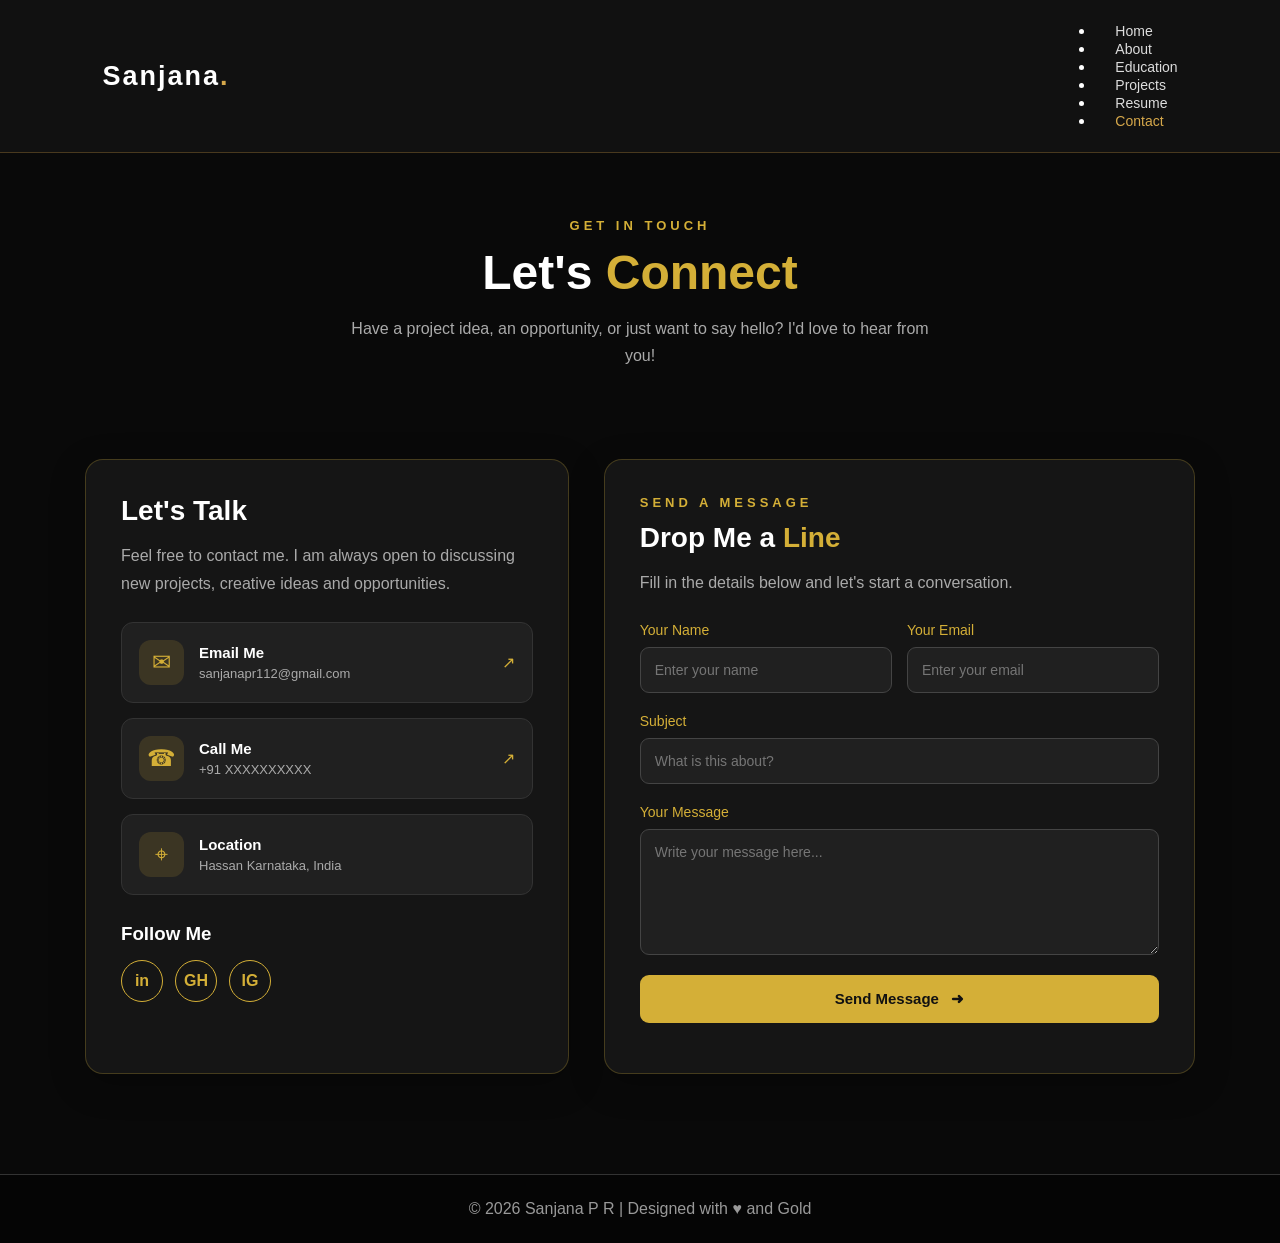
<file: contact.html>
<!DOCTYPE html>
<html lang="en">
<head>
    <meta charset="UTF-8">
    <meta name="viewport" content="width=device-width, initial-scale=1.0">
    <title>Contact | Sanjana P R</title>
    <link rel="stylesheet" href="style.css">
</head>
<body>

    <!-- Navigation -->
    <nav class="navbar">
        <h2 class="logo">Sanjana<span>.</span></h2>

        <ul>
            <li><a href="index.html">Home</a></li>
            <li><a href="about.html">About</a></li>
            <li><a href="education.html">Education</a></li>
            <li><a href="projects.html">Projects</a></li>
            <li><a href="resume.html">Resume</a></li>
            <li><a href="contact.html" class="active">Contact</a></li>
        </ul>
    </nav>

    <!-- Contact Hero -->
    <section class="contact-hero">
        <p class="contact-label">GET IN TOUCH</p>
        <h1>Let's <span>Connect</span></h1>
        <p>
            Have a project idea, an opportunity, or just want to say hello?
            I'd love to hear from you!
        </p>
    </section>

    <!-- Contact Section -->
    <section class="interactive-contact">

        <!-- Contact Information -->
        <div class="contact-left">
            <h2>Let's Talk</h2>
            <p class="contact-description">
                Feel free to contact me. I am always open to discussing
                new projects, creative ideas and opportunities.
            </p>

            <a class="contact-card" href="mailto:your-email@example.com">
                <div class="contact-icon">✉</div>
                <div>
                    <h3>Email Me</h3>
                    <p>sanjanapr112@gmail.com</p>
                </div>
                <span class="contact-arrow">↗</span>
            </a>

            <a class="contact-card" href="tel:+91XXXXXXXXXX">
                <div class="contact-icon">☎</div>
                <div>
                    <h3>Call Me</h3>
                    <p>+91 XXXXXXXXXX</p>
                </div>
                <span class="contact-arrow">↗</span>
            </a>

            <div class="contact-card">
                <div class="contact-icon">⌖</div>
                <div>
                    <h3>Location</h3>
                    <p> Hassan Karnataka, India</p>
                </div>
            </div>

            <h3 class="social-heading">Follow Me</h3>

            <div class="contact-socials">
                <a href="https://www.linkedin.com/" target="_blank">in</a>
                <a href="https://github.com/" target="_blank">GH</a>
                <a href="https://www.instagram.com/" target="_blank">IG</a>
            </div>
        </div>

        <!-- Contact Form -->
        <div class="contact-right">
            <div class="form-heading">
                <p class="contact-label">SEND A MESSAGE</p>
                <h2>Drop Me a <span>Line</span></h2>
                <p>Fill in the details below and let's start a conversation.</p>
            </div>

            <form id="contactForm">
                <div class="form-row">
                    <div class="form-group">
                        <label for="name">Your Name</label>
                        <input type="text" id="name"
                               placeholder="Enter your name" required>
                    </div>

                    <div class="form-group">
                        <label for="email">Your Email</label>
                        <input type="email" id="email"
                               placeholder="Enter your email" required>
                    </div>
                </div>

                <div class="form-group">
                    <label for="subject">Subject</label>
                    <input type="text" id="subject"
                           placeholder="What is this about?" required>
                </div>

                <div class="form-group">
                    <label for="message">Your Message</label>
                    <textarea id="message" rows="6"
                              placeholder="Write your message here..."
                              required></textarea>
                </div>

                <button type="submit" class="send-button">
                    Send Message <span>➜</span>
                </button>

                <p id="formStatus" class="form-status" aria-live="polite"></p>
            </form>
        </div>

    </section>

    <footer class="footer">
        <p>© 2026 Sanjana P R | Designed with ♥ and Gold</p>
    </footer>

    <script src="script.js"></script>
</body>
</html>
</file>
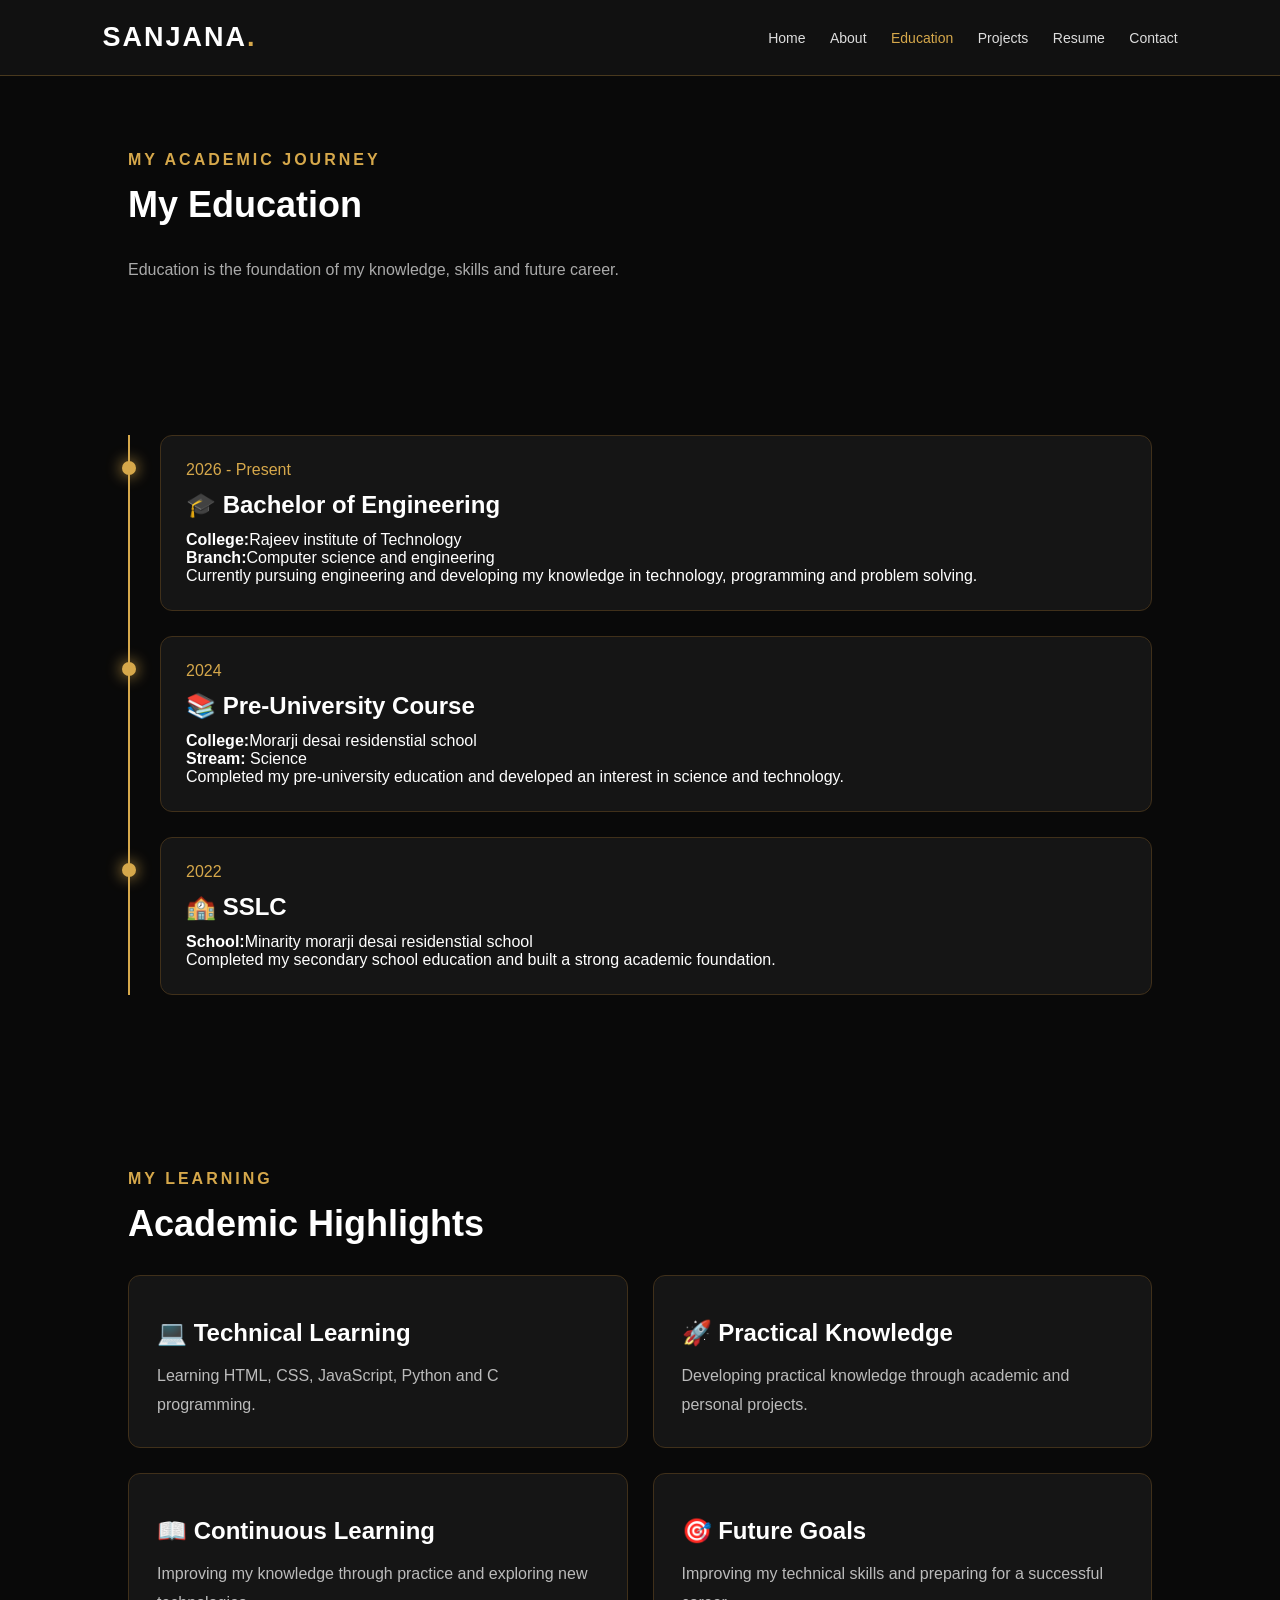
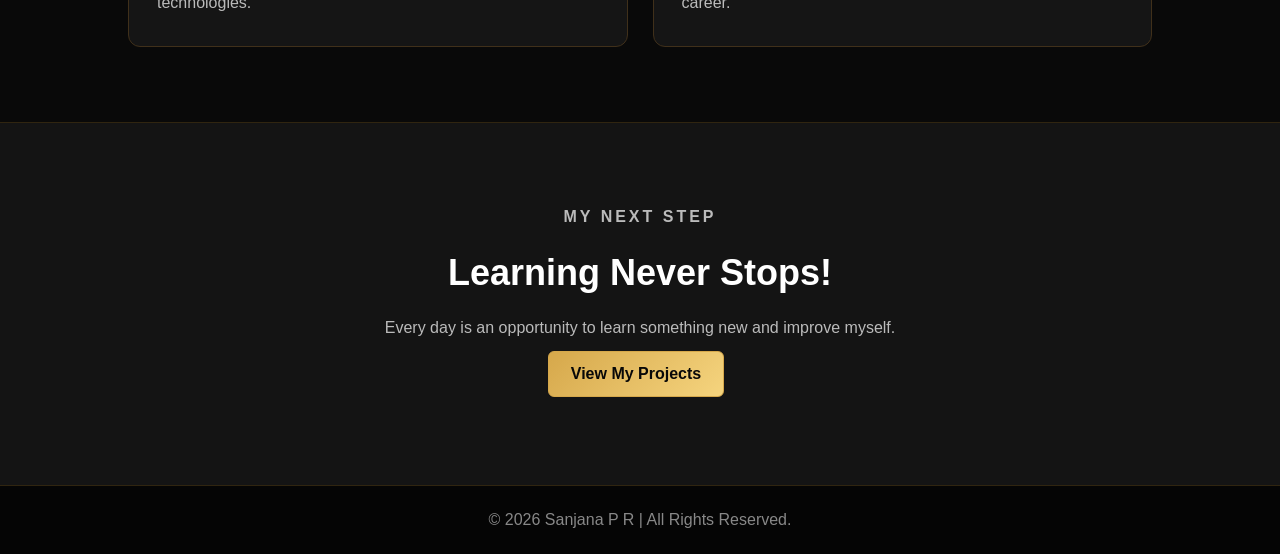
<file: education.html>
<!DOCTYPE html>
<html lang="en">
<head>
    <meta charset="UTF-8">
    <meta name="viewport" content="width=device-width, initial-scale=1.0">

    <title>Education | Sanjana P R</title>

    <link rel="stylesheet" href="style.css">
</head>

<body>

<!-- Navigation -->
<header class="navbar">

    <a href="index.html" class="logo">
        SANJANA<span>.</span>
    </a>

    <nav>
        <a href="index.html">Home</a>
        <a href="about.html">About</a>
        <a href="education.html" class="active">Education</a>
        <a href="projects.html">Projects</a>
        <a href="resume.html">Resume</a>
        <a href="contact.html">Contact</a>
    </nav>

</header>


<!-- Education Hero -->
<section class="section">

    <p class="gold">MY ACADEMIC JOURNEY</p>

    <h1>My Education</h1>

    <p>
        Education is the foundation of my knowledge,
        skills and future career.
    </p>

</section>


<!-- Education Timeline -->
<section class="section">

    <div class="timeline">

        <!-- Engineering -->
        <div class="timeline-card">

            <span>2026 - Present</span>

            <h2>🎓 Bachelor of Engineering</h2>

            <p><b>College:</b>Rajeev institute of Technology</p>

            <p><b>Branch:</b>Computer science and engineering</p>

            <p>
                Currently pursuing engineering and developing
                my knowledge in technology, programming
                and problem solving.
            </p>

        </div>


        <!-- PUC -->
        <div class="timeline-card">

            <span>2024</span>

            <h2>📚 Pre-University Course</h2>

            <p><b>College:</b>Morarji desai residenstial school</p>

            <p><b>Stream:</b> Science</p>

            <p>
                Completed my pre-university education
                and developed an interest in science
                and technology.
            </p>

        </div>


        <!-- SSLC -->
        <div class="timeline-card">

            <span>2022</span>

            <h2>🏫 SSLC</h2>

            <p><b>School:</b>Minarity morarji desai residenstial school</p>

            <p>
                Completed my secondary school education
                and built a strong academic foundation.
            </p>

        </div>

    </div>

</section>


<!-- Academic Highlights -->
<section class="section">

    <p class="gold">MY LEARNING</p>

    <h1>Academic Highlights</h1>

    <div class="projects">

        <div class="project-card">

            <h2>💻 Technical Learning</h2>

            <p>
                Learning HTML, CSS, JavaScript,
                Python and C programming.
            </p>

        </div>


        <div class="project-card">

            <h2>🚀 Practical Knowledge</h2>

            <p>
                Developing practical knowledge
                through academic and personal projects.
            </p>

        </div>


        <div class="project-card">

            <h2>📖 Continuous Learning</h2>

            <p>
                Improving my knowledge through
                practice and exploring new technologies.
            </p>

        </div>


        <div class="project-card">

            <h2>🎯 Future Goals</h2>

            <p>
                Improving my technical skills
                and preparing for a successful career.
            </p>

        </div>

    </div>

</section>


<!-- Contact -->
<section class="contact">

    <p class="gold">MY NEXT STEP</p>

    <h1>Learning Never Stops!</h1>

    <p>
        Every day is an opportunity to learn
        something new and improve myself.
    </p>

    <a href="projects.html" class="btn">
        View My Projects
    </a>

</section>


<!-- Footer -->
<footer>

    <p>© 2026 Sanjana P R | All Rights Reserved.</p>

</footer>


<script src="script.js"></script>

</body>
</html>
</file>
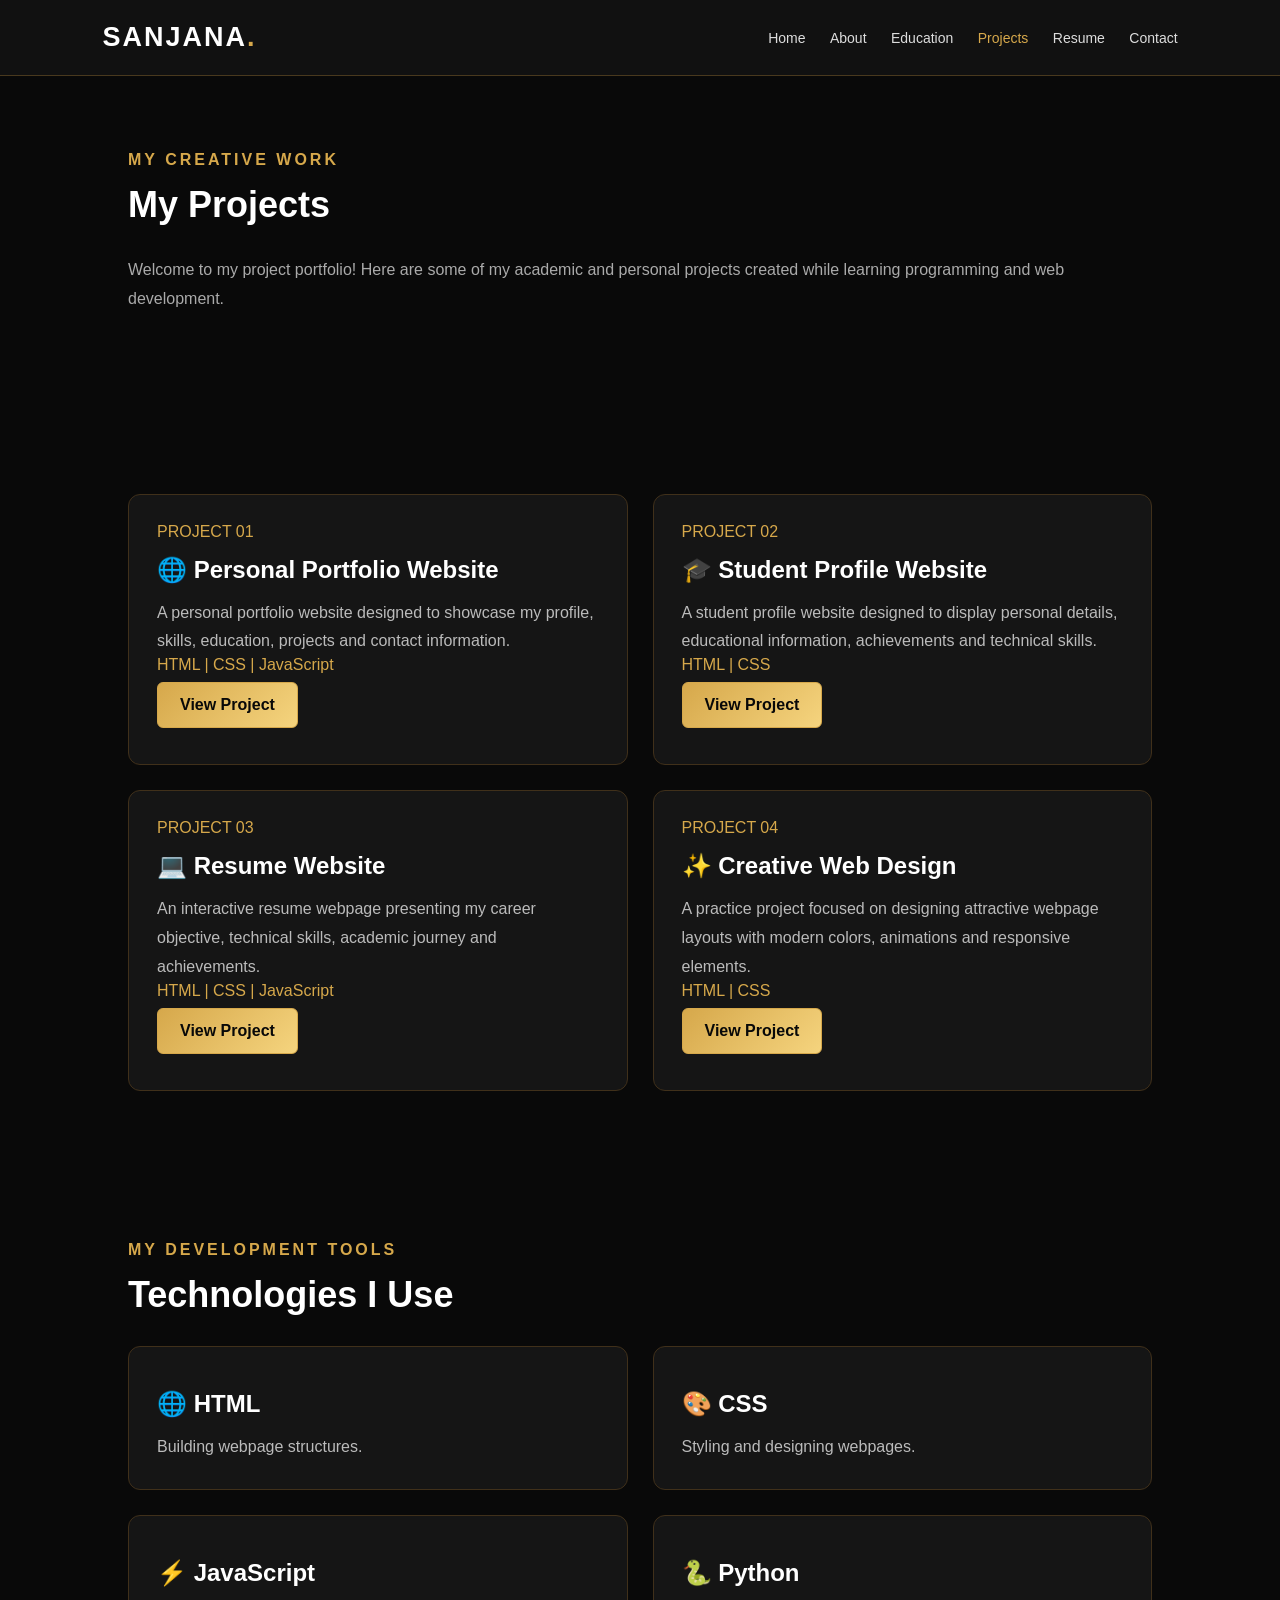
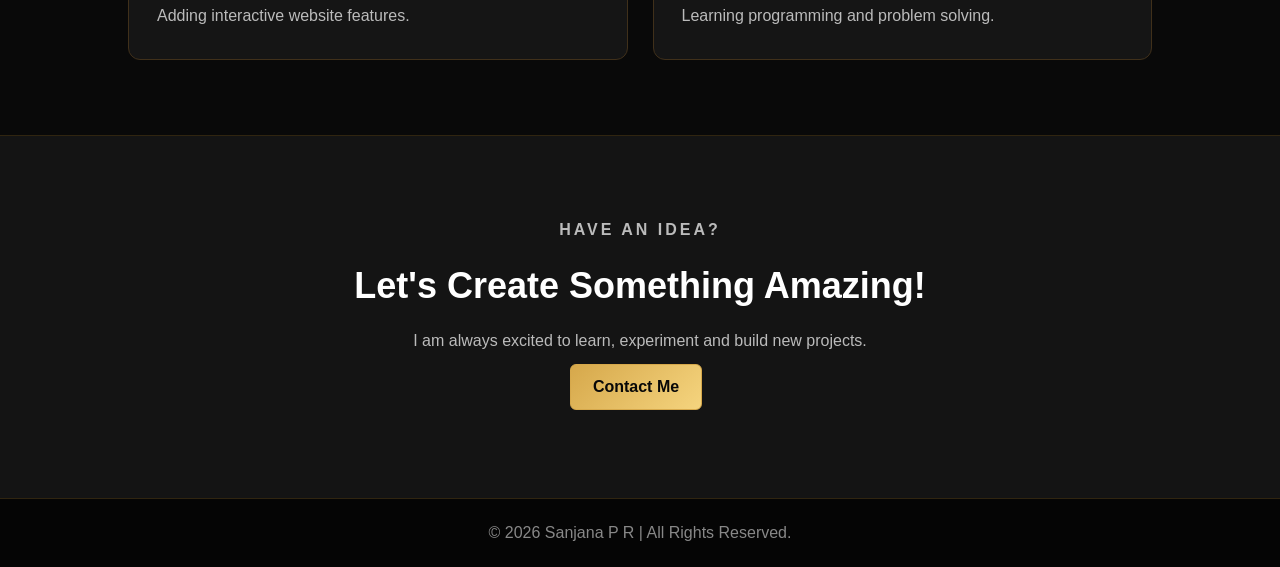
<file: projects.html>
<!DOCTYPE html>
<html lang="en">
<head>
    <meta charset="UTF-8">
    <meta name="viewport" content="width=device-width, initial-scale=1.0">

    <title>My Projects | Sanjana P R</title>

    <link rel="stylesheet" href="style.css">
</head>

<body>

<!-- Navigation -->
<header class="navbar">

    <a href="index.html" class="logo">
        SANJANA<span>.</span>
    </a>

    <nav>
        <a href="index.html">Home</a>
        <a href="about.html">About</a>
        <a href="education.html">Education</a>
        <a href="projects.html" class="active">Projects</a>
        <a href="resume.html">Resume</a>
        <a href="contact.html">Contact</a>
    </nav>

</header>


<!-- Projects Hero -->
<section class="section">

    <p class="gold">MY CREATIVE WORK</p>

    <h1>My Projects</h1>

    <p>
        Welcome to my project portfolio!
        Here are some of my academic and personal projects
        created while learning programming and web development.
    </p>

</section>


<!-- Project Cards -->
<section class="section">

    <div class="projects">

        <!-- Project 1 -->
        <div class="project-card">

            <span>PROJECT 01</span>

            <h2>🌐 Personal Portfolio Website</h2>

            <p>
                A personal portfolio website designed to
                showcase my profile, skills, education,
                projects and contact information.
            </p>

            <div class="tags">
                HTML | CSS | JavaScript
            </div>

            <a href="index.html" class="btn">
                View Project
            </a>

        </div>


        <!-- Project 2 -->
        <div class="project-card">

            <span>PROJECT 02</span>

            <h2>🎓 Student Profile Website</h2>

            <p>
                A student profile website designed to display
                personal details, educational information,
                achievements and technical skills.
            </p>

            <div class="tags">
                HTML | CSS
            </div>

            <a href="about.html" class="btn">
                View Project
            </a>

        </div>


        <!-- Project 3 -->
        <div class="project-card">

            <span>PROJECT 03</span>

            <h2>💻 Resume Website</h2>

            <p>
                An interactive resume webpage presenting
                my career objective, technical skills,
                academic journey and achievements.
            </p>

            <div class="tags">
                HTML | CSS | JavaScript
            </div>

            <a href="resume.html" class="btn">
                View Project
            </a>

        </div>


        <!-- Project 4 -->
        <div class="project-card">

            <span>PROJECT 04</span>

            <h2>✨ Creative Web Design</h2>

            <p>
                A practice project focused on designing
                attractive webpage layouts with modern
                colors, animations and responsive elements.
            </p>

            <div class="tags">
                HTML | CSS
            </div>

            <a href="index.html" class="btn">
                View Project
            </a>

        </div>

    </div>

</section>


<!-- My Skills -->
<section class="section">

    <p class="gold">MY DEVELOPMENT TOOLS</p>

    <h1>Technologies I Use</h1>

    <div class="projects">

        <div class="project-card">
            <h2>🌐 HTML</h2>
            <p>Building webpage structures.</p>
        </div>

        <div class="project-card">
            <h2>🎨 CSS</h2>
            <p>Styling and designing webpages.</p>
        </div>

        <div class="project-card">
            <h2>⚡ JavaScript</h2>
            <p>Adding interactive website features.</p>
        </div>

        <div class="project-card">
            <h2>🐍 Python</h2>
            <p>Learning programming and problem solving.</p>
        </div>

    </div>

</section>


<!-- Contact -->
<section class="contact">

    <p class="gold">HAVE AN IDEA?</p>

    <h1>Let's Create Something Amazing!</h1>

    <p>
        I am always excited to learn, experiment
        and build new projects.
    </p>

    <a href="contact.html" class="btn">
        Contact Me
    </a>

</section>


<!-- Footer -->
<footer>

    <p>© 2026 Sanjana P R | All Rights Reserved.</p>

</footer>


<script src="script.js"></script>

</body>
</html>
</file>
<file: style.css>
/* ===== GENERAL STYLING ===== */

* {
    margin: 0;
    padding: 0;
    box-sizing: border-box;
    scroll-behavior: smooth;
}

body {
    background: #090909;
    color: white;
    font-family: Arial, sans-serif;
    overflow-x: hidden;
}

.gold {
    color: #d6a84b;
    letter-spacing: 3px;
    font-weight: bold;
}

/* ===== NAVIGATION BAR ===== */

.navbar {
    display: flex;
    justify-content: space-between;
    align-items: center;
    padding: 22px 8%;
    background: #111;
    position: sticky;
    top: 0;
    z-index: 100;
    border-bottom: 1px solid #49391e;
}

.logo {
    font-size: 27px;
    font-weight: bold;
    color: white;
    text-decoration: none;
    letter-spacing: 2px;
}

.logo span {
    color: #d6a84b;
}

nav a {
    color: #ddd;
    text-decoration: none;
    margin-left: 20px;
    font-size: 14px;
    transition: 0.3s;
}

nav a:hover,
nav a.active {
    color: #d6a84b;
}

/* ===== HOME HERO SECTION ===== */

.hero {
    min-height: 600px;
    display: flex;
    align-items: center;
    justify-content: space-around;
    padding: 70px 8%;
    gap: 40px;
}

.hero-content {
    max-width: 600px;
    animation: slideLeft 1s ease;
}

.welcome {
    color: #d6a84b;
    font-weight: bold;
    letter-spacing: 3px;
    margin-bottom: 20px;
}

.hero h1 {
    font-size: 55px;
    line-height: 1.2;
    margin-bottom: 15px;
}

.hero h1 span {
    color: #d6a84b;
}

.hero h2 {
    color: #d6a84b;
    font-size: 23px;
    margin-bottom: 20px;
}

.description {
    color: #bbb;
    line-height: 1.9;
    font-size: 16px;
}

/* ===== BUTTONS ===== */

.hero-buttons {
    margin-top: 20px;
}

.btn {
    display: inline-block;
    background: linear-gradient(135deg, #d6a84b, #f5d47e);
    color: #080808;
    padding: 13px 22px;
    border-radius: 6px;
    text-decoration: none;
    font-weight: bold;
    margin: 8px 8px 8px 0;
    border: 1px solid #d6a84b;
    transition: 0.4s;
}

.btn:hover {
    background: transparent;
    color: #d6a84b;
    transform: translateY(-5px);
    box-shadow: 0 5px 20px #d6a84b44;
}

.outline {
    background: transparent;
    color: #d6a84b;
}

/* ===== PROFILE PHOTO ===== */

.profile-container {
    position: relative;
    animation: slideRight 1s ease;
}

.circle {
    width: 310px;
    height: 310px;
    border-radius: 50%;
    padding: 8px;
    background: linear-gradient(135deg, #d6a84b, #fff0b0, #8d6420);
    box-shadow: 0 0 35px #d6a84b55;
    animation: float 4s ease-in-out infinite;
}

.circle img {
    width: 100%;
    height: 100%;
    object-fit: cover;
    border-radius: 50%;
    border: 5px solid #090909;
}

.floating-text {
    position: absolute;
    bottom: 10px;
    left: -30px;
    background: #171717;
    color: #d6a84b;
    padding: 12px 18px;
    border: 1px solid #d6a84b;
    border-radius: 25px;
    animation: float 3s ease-in-out infinite;
}

/* ===== ANIMATIONS ===== */

@keyframes float {
    50% {
        transform: translateY(-15px);
    }
}

@keyframes slideLeft {
    from {
        opacity: 0;
        transform: translateX(-50px);
    }

    to {
        opacity: 1;
        transform: translateX(0);
    }
}

@keyframes slideRight {
    from {
        opacity: 0;
        transform: translateX(50px);
    }

    to {
        opacity: 1;
        transform: translateX(0);
    }
}

/* ===== STATISTICS ===== */

.stats {
    display: grid;
    grid-template-columns: repeat(4, 1fr);
    gap: 20px;
    background: #141414;
    padding: 40px 8%;
    text-align: center;
    border-top: 1px solid #302510;
    border-bottom: 1px solid #302510;
}

.stats h2 {
    color: #d6a84b;
    font-size: 38px;
}

.stats p {
    color: #aaa;
    margin-top: 10px;
}

/* ===== COMMON SECTIONS ===== */

.section {
    padding: 75px 10%;
}

.section h1 {
    font-size: 36px;
    margin: 15px 0 30px;
}

.section > p:not(.gold) {
    color: #aaa;
    line-height: 1.8;
}

.info-card {
    background: #151515;
    border: 1px solid #40301a;
    border-radius: 12px;
    padding: 30px;
    line-height: 1.9;
    color: #ccc;
    transition: 0.4s;
}

.info-card:hover {
    transform: translateY(-6px);
    border-color: #d6a84b;
    box-shadow: 0 10px 30px #d6a84b22;
}

/* ===== SKILLS ===== */

.skills {
    max-width: 750px;
    margin-top: 30px;
}

.skill {
    margin: 25px 0;
}

.skill p {
    display: flex;
    justify-content: space-between;
    margin-bottom: 10px;
    color: white;
}

.skill span {
    color: #d6a84b;
}

.bar {
    height: 10px;
    background: #292929;
    border-radius: 20px;
    overflow: hidden;
}

.bar div {
    width: var(--level);
    height: 100%;
    background: linear-gradient(90deg, #8e6724, #ffd36b);
    border-radius: 20px;
    animation: grow 2s ease;
}

@keyframes grow {
    from {
        width: 0;
    }
}

/* ===== EDUCATION TIMELINE ===== */

.timeline {
    border-left: 2px solid #d6a84b;
    padding-left: 30px;
}

.timeline-card {
    position: relative;
    background: #151515;
    border: 1px solid #40301a;
    padding: 25px;
    margin-bottom: 25px;
    border-radius: 12px;
    transition: 0.4s;
}

.timeline-card:hover {
    transform: translateX(10px);
    border-color: #d6a84b;
}

.timeline-card::before {
    content: "";
    position: absolute;
    left: -39px;
    top: 25px;
    width: 14px;
    height: 14px;
    background: #d6a84b;
    border-radius: 50%;
    box-shadow: 0 0 15px #d6a84b;
}

.timeline-card span {
    color: #d6a84b;
}

.timeline-card h2 {
    margin: 12px 0;
}

/* ===== PROJECT CARDS ===== */

.projects {
    display: grid;
    grid-template-columns: repeat(2, 1fr);
    gap: 25px;
    margin-top: 30px;
}

.project-card {
    background: #151515;
    border: 1px solid #40301a;
    padding: 28px;
    border-radius: 12px;
    transition: 0.4s;
}

.project-card:hover {
    transform: translateY(-10px);
    border-color: #d6a84b;
    box-shadow: 0 10px 30px #d6a84b22;
}

.project-card h2 {
    margin: 15px 0;
}

.project-card p {
    color: #bbb;
    line-height: 1.8;
}

.project-card span,
.tags {
    color: #d6a84b;
}

/* ===== CERTIFICATES ===== */

details summary {
    color: #d6a84b;
    font-size: 18px;
    font-weight: bold;
    cursor: pointer;
}

details p {
    margin-top: 15px;
}

/* ===== PERSONAL DETAILS ===== */

.details p {
    padding: 12px 0;
    border-bottom: 1px solid #333;
}

/* ===== SOCIAL LINKS ===== */

.socials {
    margin-top: 25px;
}

.socials a {
    display: inline-block;
    color: #d6a84b;
    text-decoration: none;
    margin: 10px 15px 0 0;
    transition: 0.3s;
}

.socials a:hover {
    color: white;
    transform: translateY(-3px);
}

/* ===== CONTACT SECTION ===== */

.contact {
    text-align: center;
    background: #141414;
    padding: 80px 10%;
    border-top: 1px solid #302510;
}

.contact h1 {
    font-size: 36px;
    margin: 20px 0;
}

.contact p {
    color: #bbb;
    line-height: 1.8;
}

/* ===== FOOTER ===== */

footer {
    background: #050505;
    text-align: center;
    padding: 25px;
    color: #888;
    border-top: 1px solid #302510;
}

/* ===== CV PRINT ===== */

@media print {
    .navbar,
    .btn,
    .socials,
    footer {
        display: none;
    }

    body {
        background: white;
        color: black;
    }

    .section,
    .hero {
        padding: 20px;
    }

    .info-card,
    .project-card,
    .timeline-card {
        background: white;
        color: black;
        box-shadow: none;
    }
}

/* ===== MOBILE RESPONSIVE DESIGN ===== */

@media (max-width: 900px) {

    .hero {
        flex-direction: column;
        text-align: center;
    }

    .profile-container {
        margin-top: 30px;
    }

    .hero-buttons {
        display: flex;
        justify-content: center;
        flex-wrap: wrap;
    }

}

@media (max-width: 700px) {

    .navbar {
        flex-direction: column;
        gap: 20px;
    }

    nav {
        display: flex;
        justify-content: center;
        flex-wrap: wrap;
    }

    nav a {
        margin: 8px;
    }

    .hero h1 {
        font-size: 35px;
    }

    .hero h2 {
        font-size: 19px;
    }

    .circle {
        width: 230px;
        height: 230px;
    }

    .stats {
        grid-template-columns: repeat(2, 1fr);
    }

    .projects {
        grid-template-columns: 1fr;
    }

    .section {
        padding: 50px 7%;
    }

    .section h1 {
        font-size: 29px;
    }

}

@media (max-width: 400px) {

    .hero h1 {
        font-size: 29px;
    }

    .stats h2 {
        font-size: 29px;
    }

    .btn {
        padding: 11px 15px;
        font-size: 13px;
    }

}

/* ===== INTERACTIVE CONTACT PAGE ===== */

.contact-hero {
    text-align: center;
    padding: 65px 20px 35px;
}

.contact-label {
    color: #d4af37;
    font-size: 13px;
    font-weight: bold;
    letter-spacing: 4px;
    margin-bottom: 12px;
}

.contact-hero h1 {
    color: #ffffff;
    font-size: 48px;
    margin-bottom: 15px;
}

.contact-hero h1 span,
.form-heading h2 span {
    color: #d4af37;
}

.contact-hero > p:last-child {
    color: #aaa;
    max-width: 600px;
    margin: auto;
    line-height: 1.7;
}

.interactive-contact {
    max-width: 1150px;
    margin: 35px auto 80px;
    padding: 20px;
    display: grid;
    grid-template-columns: 0.9fr 1.1fr;
    gap: 35px;
}

.contact-left,
.contact-right {
    background: #151515;
    border: 1px solid rgba(212, 175, 55, 0.25);
    border-radius: 18px;
    padding: 35px;
    box-shadow: 0 10px 35px rgba(0, 0, 0, 0.25);
}

.contact-left h2,
.form-heading h2 {
    color: #fff;
    font-size: 28px;
    margin-bottom: 15px;
}

.contact-description,
.form-heading > p:last-child {
    color: #aaa;
    line-height: 1.7;
    margin-bottom: 25px;
}

.contact-card {
    display: flex;
    align-items: center;
    gap: 15px;
    padding: 17px;
    margin: 15px 0;
    background: #202020;
    border: 1px solid #333;
    border-radius: 12px;
    text-decoration: none;
    transition: 0.3s;
}

.contact-card:hover {
    transform: translateY(-5px);
    border-color: #d4af37;
    background: #292414;
}

.contact-icon {
    width: 45px;
    height: 45px;
    background: rgba(212, 175, 55, 0.15);
    color: #d4af37;
    display: grid;
    place-items: center;
    border-radius: 12px;
    font-size: 23px;
}

.contact-card h3 {
    color: #fff;
    font-size: 15px;
    margin-bottom: 5px;
}

.contact-card p {
    color: #aaa;
    font-size: 13px;
    overflow-wrap: anywhere;
}

.contact-arrow {
    color: #d4af37;
    margin-left: auto;
}

.social-heading {
    color: #fff;
    margin: 28px 0 15px;
}

.contact-socials {
    display: flex;
    gap: 12px;
}

.contact-socials a {
    width: 42px;
    height: 42px;
    display: grid;
    place-items: center;
    border: 1px solid #d4af37;
    border-radius: 50%;
    color: #d4af37;
    text-decoration: none;
    font-weight: bold;
    transition: 0.3s;
}

.contact-socials a:hover {
    color: #111;
    background: #d4af37;
    transform: translateY(-4px);
}

/* Contact Form */

.form-heading {
    margin-bottom: 25px;
}

.form-group {
    display: flex;
    flex-direction: column;
    margin-bottom: 20px;
}

.form-row {
    display: grid;
    grid-template-columns: 1fr 1fr;
    gap: 15px;
}

.form-group label {
    color: #d4af37;
    margin-bottom: 9px;
    font-size: 14px;
}

.form-group input,
.form-group textarea {
    width: 100%;
    padding: 14px;
    background: #202020;
    border: 1px solid #444;
    border-radius: 9px;
    color: #fff;
    font-family: inherit;
    font-size: 14px;
    outline: none;
    transition: 0.3s;
}

.form-group input:focus,
.form-group textarea:focus {
    border-color: #d4af37;
    box-shadow: 0 0 10px rgba(212, 175, 55, 0.15);
}

.form-group textarea {
    resize: vertical;
}

.send-button {
    width: 100%;
    padding: 15px;
    border: none;
    border-radius: 9px;
    background: #d4af37;
    color: #111;
    font-size: 15px;
    font-weight: bold;
    cursor: pointer;
    transition: 0.3s;
}

.send-button:hover {
    background: #f0ce58;
    transform: translateY(-3px);
    box-shadow: 0 8px 20px rgba(212, 175, 55, 0.2);
}

.send-button span {
    margin-left: 8px;
}

.form-status {
    margin-top: 15px;
    color: #d4af37;
    font-size: 14px;
    line-height: 1.5;
}

.footer {
    text-align: center;
    padding: 25px;
    color: #999;
    border-top: 1px solid #333;
}

/* Mobile Design */

@media (max-width: 800px) {
    .interactive-contact {
        grid-template-columns: 1fr;
        margin-top: 10px;
    }

    .contact-hero h1 {
        font-size: 36px;
    }
}

@media (max-width: 500px) {
    .contact-left,
    .contact-right {
        padding: 22px;
    }

    .form-row {
        grid-template-columns: 1fr;
        gap: 0;
    }
}


/* ===== BIO-DATA PAGE ===== */

.biodata-hero {
    text-align: center;
    padding: 65px 20px 35px;
}

.bio-label {
    color: #d4af37;
    letter-spacing: 4px;
    font-size: 13px;
    font-weight: bold;
}

.biodata-hero h1 {
    color: white;
    font-size: 45px;
    margin: 15px 0;
}

.biodata-hero h1 span {
    color: #d4af37;
}

.biodata-hero p:last-child {
    color: #aaa;
    line-height: 1.7;
}

.biodata-container {
    max-width: 950px;
    margin: 30px auto 70px;
    padding: 20px;
}

.bio-profile {
    text-align: center;
    background: #151515;
    border: 1px solid #d4af37;
    border-radius: 18px;
    padding: 35px 20px;
    margin-bottom: 30px;
}

.bio-profile img {
    width: 140px;
    height: 140px;
    object-fit: cover;
    border-radius: 50%;
    border: 4px solid #d4af37;
    margin-bottom: 15px;
}

.bio-profile h2 {
    color: #d4af37;
    margin-bottom: 8px;
}

.bio-profile p {
    color: #aaa;
}

.bio-profile-line {
    width: 60px;
    height: 3px;
    background: #d4af37;
    margin: 18px auto;
}

.bio-quote {
    font-style: italic;
}

.bio-section,
.bio-declaration {
    background: #151515;
    border: 1px solid #333;
    border-radius: 15px;
    padding: 28px;
    margin-bottom: 22px;
    transition: 0.3s;
}

.bio-section:hover,
.bio-declaration:hover {
    border-color: #d4af37;
    transform: translateY(-3px);
}

.bio-section h2,
.bio-declaration h2 {
    color: white;
    font-size: 22px;
    margin-bottom: 22px;
}

.bio-section h2 span,
.bio-declaration h2 span {
    color: #d4af37;
}

.bio-details {
    display: grid;
    grid-template-columns: 1fr 1fr;
    gap: 18px;
}

.bio-details div {
    background: #202020;
    padding: 15px;
    border-radius: 9px;
}

.bio-details strong {
    color: #d4af37;
    font-size: 14px;
}

.bio-details p {
    color: #ccc;
    margin-top: 7px;
    overflow-wrap: anywhere;
}

.bio-education {
    display: grid;
    gap: 15px;
}

.bio-edu-item {
    background: #202020;
    border-left: 4px solid #d4af37;
    padding: 18px;
    border-radius: 8px;
}

.bio-edu-item h3 {
    color: #d4af37;
    margin-bottom: 10px;
}

.bio-edu-item p {
    color: #bbb;
    margin: 7px 0;
}

.bio-skills {
    display: flex;
    flex-wrap: wrap;
    gap: 12px;
}

.bio-skills span {
    background: #252525;
    border: 1px solid #d4af37;
    color: #d4af37;
    padding: 10px 17px;
    border-radius: 25px;
    transition: 0.3s;
}

.bio-skills span:hover {
    background: #d4af37;
    color: #111;
    transform: translateY(-4px);
}

.bio-declaration > p {
    color: #bbb;
    line-height: 1.8;
}

.bio-sign {
    text-align: right;
    margin-top: 25px;
    color: #aaa;
}

.bio-sign h3 {
    color: #d4af37;
    margin-top: 18px;
}

.bio-download {
    text-align: center;
    margin-top: 30px;
}

.bio-download button {
    background: #d4af37;
    color: #111;
    border: none;
    padding: 15px 28px;
    border-radius: 8px;
    font-size: 15px;
    font-weight: bold;
    cursor: pointer;
    transition: 0.3s;
}

.bio-download button:hover {
    background: #f0ce58;
    transform: translateY(-4px);
}

/* Print Design */
@media print {
    body {
        background: white !important;
        color: black !important;
    }

    .navbar,
    .footer,
    .bio-download {
        display: none !important;
    }

    .bio-section,
    .bio-profile,
    .bio-declaration,
    .bio-details div,
    .bio-edu-item {
        background: white !important;
        color: black !important;
        border: 1px solid #999;
        box-shadow: none;
        break-inside: avoid;
    }

    .bio-section h2,
    .bio-declaration h2,
    .bio-profile h2,
    .bio-edu-item h3,
    .bio-sign h3 {
        color: black !important;
    }

    .bio-section p,
    .bio-declaration p,
    .bio-details p,
    .bio-edu-item p,
    .bio-profile p,
    .bio-details strong {
        color: black !important;
    }
}

@media (max-width: 600px) {
    .bio-details {
        grid-template-columns: 1fr;
    }

    .biodata-hero h1 {
        font-size: 35px;
    }

    .bio-section,
    .bio-declaration {
        padding: 20px;
    }
}
</file>
